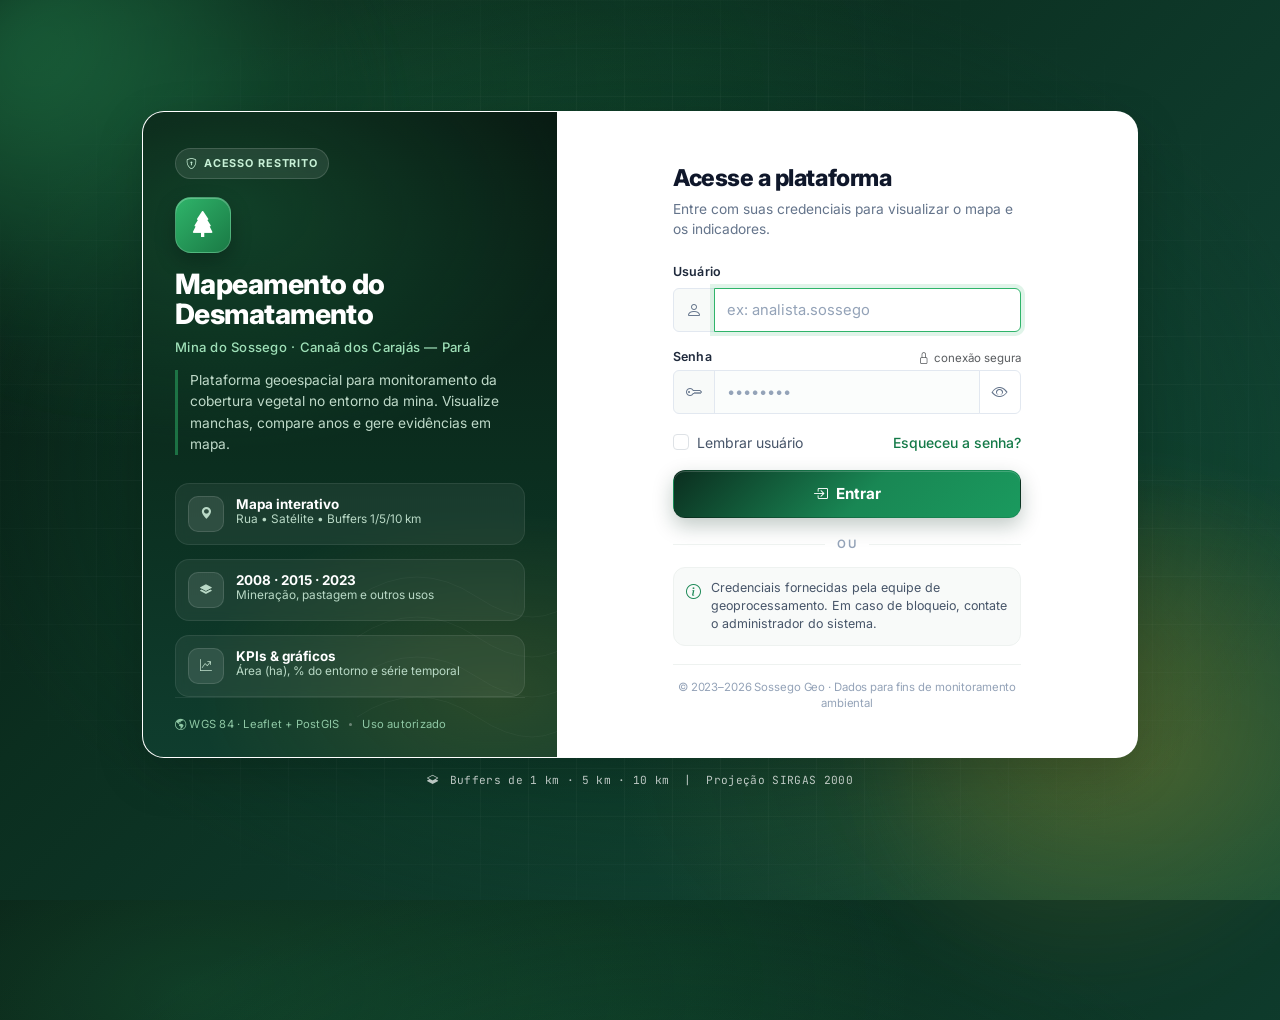
<file: web/login.html>
<!DOCTYPE html>
<html lang="pt-BR">
<head>
<meta charset="UTF-8"><meta name="viewport" content="width=device-width, initial-scale=1">
<title>Login — Sossego Desmatamento</title>
<link href="https://cdn.jsdelivr.net/npm/bootstrap@5.3.0/dist/css/bootstrap.min.css" rel="stylesheet">
<link href="https://cdn.jsdelivr.net/npm/bootstrap-icons@1.11.3/font/bootstrap-icons.css" rel="stylesheet">
<link href="https://fonts.googleapis.com/css2?family=Inter:wght@400;500;600;700;800&family=JetBrains+Mono:wght@500&display=swap" rel="stylesheet">
<link rel="stylesheet" href="estilo.css">
</head>
<body class="login-fundo">
  <!-- decor -->
  <div class="login-orb orb-1"></div>
  <div class="login-orb orb-2"></div>
  <div class="login-orb orb-3"></div>
  <div class="login-grid"></div>

  <div class="container login-wrapper">
    <div class="login-shell shadow-lg">
      <div class="row g-0 h-100">
        <!-- BRANDING -->
        <div class="col-lg-5 login-brand">
          <div class="brand-top">
            <span class="brand-badge"><i class="bi bi-shield-lock"></i> Acesso restrito</span>
            <div class="brand-logo">
              <i class="bi bi-tree-fill"></i>
            </div>
            <h1>Mapeamento do<br>Desmatamento</h1>
            <p class="brand-sub">Mina do Sossego &middot; Canaã dos Carajás &mdash; Pará</p>
            <p class="brand-desc">Plataforma geoespacial para monitoramento da cobertura vegetal no entorno da mina. Visualize manchas, compare anos e gere evidências em mapa.</p>
          </div>

          <ul class="brand-features">
            <li><span class="feat-icon"><i class="bi bi-geo-alt-fill"></i></span><div><strong>Mapa interativo</strong><span>Rua &bull; Satélite &bull; Buffers 1/5/10 km</span></div></li>
            <li><span class="feat-icon"><i class="bi bi-layers-fill"></i></span><div><strong>2008 &middot; 2015 &middot; 2023</strong><span>Mineração, pastagem e outros usos</span></div></li>
            <li><span class="feat-icon"><i class="bi bi-graph-up-arrow"></i></span><div><strong>KPIs &amp; gráficos</strong><span>Área (ha), % do entorno e série temporal</span></div></li>
          </ul>

          <div class="brand-footer">
            <span><i class="bi bi-globe-americas"></i> WGS 84 &middot; Leaflet + PostGIS</span>
            <span class="dot"></span>
            <span>Uso autorizado</span>
          </div>
        </div>

        <!-- FORM -->
        <div class="col-lg-7 login-form-panel">
          <div class="login-form-inner">
            <!-- mobile brand header -->
            <div class="d-lg-none text-center mb-4">
              <div class="mobile-logo"><i class="bi bi-tree-fill"></i></div>
              <div class="small text-uppercase fw-semibold tracking-widest text-success">Mina do Sossego</div>
              <h5 class="fw-bold mb-1">Mapeamento do Desmatamento</h5>
            </div>

            <div class="form-header">
              <h2>Acesse a plataforma</h2>
              <p>Entre com suas credenciais para visualizar o mapa e os indicadores.</p>
            </div>

            <div id="erro" class="alert alert-danger d-none align-items-center gap-2 login-alert" role="alert">
              <i class="bi bi-exclamation-triangle-fill flex-shrink-0"></i>
              <span id="erro-texto"></span>
            </div>

            <form onsubmit="event.preventDefault(); entrar();" novalidate>
              <div class="mb-3">
                <label class="form-label login-label" for="login">Usuário</label>
                <div class="input-group login-input-group">
                  <span class="input-group-text"><i class="bi bi-person"></i></span>
                  <input id="login" class="form-control" placeholder="ex: analista.sossego" autocomplete="username" autofocus>
                </div>
              </div>

              <div class="mb-2">
                <div class="d-flex justify-content-between align-items-center">
                  <label class="form-label login-label mb-1" for="senha">Senha</label>
                  <span class="small text-muted" style="font-size:.72rem"><i class="bi bi-lock me-1"></i>conexão segura</span>
                </div>
                <div class="input-group login-input-group">
                  <span class="input-group-text"><i class="bi bi-key"></i></span>
                  <input id="senha" type="password" class="form-control" placeholder="••••••••" autocomplete="current-password">
                  <button class="btn btn-outline-secondary" type="button" id="btn-eye" onclick="toggleSenha()" tabindex="-1" aria-label="Mostrar senha">
                    <i id="eye-icon" class="bi bi-eye"></i>
                  </button>
                </div>
              </div>

              <div class="d-flex justify-content-between align-items-center my-3 login-options">
                <label class="form-check mb-0">
                  <input class="form-check-input" type="checkbox" id="lembrar">
                  <span class="form-check-label small">Lembrar usuário</span>
                </label>
                <a href="#" class="small text-decoration-none link-success fw-medium" onclick="event.preventDefault(); toastInfo()">Esqueceu a senha?</a>
              </div>

              <button id="btn-entrar" class="btn btn-login w-100" type="submit">
                <span class="btn-label"><i class="bi bi-box-arrow-in-right me-2"></i>Entrar</span>
                <span class="btn-loading d-none"><span class="spinner-border spinner-border-sm me-2" role="status"></span>Entrando…</span>
              </button>

              <div class="login-divider"><span>ou</span></div>

              <div class="login-help">
                <i class="bi bi-info-circle"></i>
                <span>Credenciais fornecidas pela equipe de geoprocessamento. Em caso de bloqueio, contate o administrador do sistema.</span>
              </div>
            </form>

            <div class="login-foot">
              <span>© 2023–2026 Sossego Geo &middot; Dados para fins de monitoramento ambiental</span>
            </div>
          </div>
        </div>
      </div>
    </div>
    <div class="login-caption text-center">
      <i class="bi bi-layers-half me-1"></i> Buffers de 1 km · 5 km · 10 km &nbsp;|&nbsp; Projeção SIRGAS 2000
    </div>
  </div>

<script>
if (localStorage.getItem('token')) location.href = 'index.html';

// lembrar usuário
const saved = localStorage.getItem('login_saved');
if (saved) document.getElementById('login').value = saved;

function toggleSenha(){
  const i = document.getElementById('senha');
  const icon = document.getElementById('eye-icon');
  const isPwd = i.type === 'password';
  i.type = isPwd ? 'text' : 'password';
  icon.className = isPwd ? 'bi bi-eye-slash' : 'bi bi-eye';
}

function setLoading(v){
  const btn = document.getElementById('btn-entrar');
  btn.disabled = v;
  btn.querySelector('.btn-label').classList.toggle('d-none', v);
  btn.querySelector('.btn-loading').classList.toggle('d-none', !v);
}

function toastInfo(){
  const e = document.getElementById('erro');
  const t = document.getElementById('erro-texto');
  e.classList.remove('d-none','alert-danger');
  e.classList.add('alert-warning','d-flex');
  t.textContent = 'Solicite a redefinição ao administrador do sistema (usuário com perfil admin).';
}

async function entrar() {
  const erro = document.getElementById('erro');
  const erroTexto = document.getElementById('erro-texto');
  erro.classList.add('d-none');
  erro.classList.remove('d-flex');
  const login = document.getElementById('login').value.trim();
  const senha = document.getElementById('senha').value;
  if(!login || !senha){
    erroTexto.textContent = 'Preencha usuário e senha.';
    erro.classList.remove('d-none','alert-warning');
    erro.classList.add('alert-danger','d-flex');
    return;
  }
  setLoading(true);
  try {
    const r = await fetch('/api/login', {
      method: 'POST', headers: {'Content-Type': 'application/json'},
      body: JSON.stringify({login, senha})
    });
    const d = await r.json();
    if (!r.ok) throw new Error(d.erro || 'Falha no login');
    if (document.getElementById('lembrar').checked) localStorage.setItem('login_saved', login);
    else localStorage.removeItem('login_saved');
    localStorage.setItem('token', d.token);
    localStorage.setItem('usuario', d.login + ' (' + d.perfil + ')');
    location.href = 'index.html';
  } catch (e) {
    erroTexto.textContent = e.message;
    erro.classList.remove('d-none','alert-warning');
    erro.classList.add('alert-danger','d-flex');
    erro.classList.remove('d-none');
  } finally { setLoading(false); }
}
document.getElementById('senha').addEventListener('keydown', e => { if (e.key === 'Enter') entrar(); });
document.getElementById('login').addEventListener('keydown', e => { if (e.key === 'Enter') entrar(); });
</script>
</body>
</html>
</file>
<file: web/estilo.css>
#mapa { min-height: 75vh; border-radius: .5rem; border: 1px solid #343a40; background: #000; }
.legenda-cor { display: inline-block; width: 14px; height: 14px; border-radius: 50%; margin-right: 6px; vertical-align: middle; }
.card-valor { font-size: 1.5rem; font-weight: 700; color: #f8f9fa; }
.leaflet-container { background: #000; }
.leaflet-bar a { background: #212529 !important; color: #f8f9fa !important; border-color: #495057 !important; }
.leaflet-control-layers { background: #212529 !important; color: #f8f9fa !important; border: 1px solid #495057 !important; }
.leaflet-control-attribution { background: rgba(0,0,0,.7) !important; color: #adb5bd !important; }
.leaflet-control-attribution a { color: #9ec5fe !important; }
.leaflet-popup-content-wrapper, .leaflet-popup-tip { background: #212529; color: #f8f9fa; }
.fonte-pequena { font-size: .8rem; }
pre.sql { background: #0d1117; color: #d6e2b8; padding: .75rem; border-radius: .5rem; font-size: .75rem; }

/* ================= LOGIN PREMIUM ================= */
:root{
  --green-900:#071a12;
  --green-800:#0b2e1f;
  --green-700:#123e2b;
  --green-600:#1a5a3a;
  --green-500:#198754;
  --green-400:#2fb46a;
  --green-300:#7dd3a0;
  --gold:#c9a227;
  --ink:#0f172a;
}

*{font-family:"Inter",system-ui,-apple-system,Segoe UI,Roboto,sans-serif}

.login-fundo{
  min-height:100vh;
  background:
    radial-gradient(1200px 600px at 15% 10%, rgba(47,180,106,.22), transparent 60%),
    radial-gradient(900px 500px at 90% 85%, rgba(201,162,39,.14), transparent 60%),
    radial-gradient(1000px 700px at 50% 50%, rgba(12,60,38,.9), transparent 70%),
    linear-gradient(135deg, #06130e 0%, #0b2e1f 35%, #0f3d2e 70%, #124d37 100%);
  position:relative;
  overflow-x:hidden;
  display:flex;
  align-items:center;
  justify-content:center;
  padding: 28px 16px;
}

/* subtle grid */
.login-grid{
  position:absolute; inset:0;
  background-image:
    linear-gradient(rgba(255,255,255,.03) 1px, transparent 1px),
    linear-gradient(90deg, rgba(255,255,255,.03) 1px, transparent 1px);
  background-size: 48px 48px;
  mask-image: radial-gradient(ellipse at center, black 55%, transparent 85%);
  pointer-events:none;
}

/* orbs */
.login-orb{
  position:absolute; border-radius:50%; filter: blur(40px); pointer-events:none; opacity:.55;
}
.login-orb.orb-1{ width:420px; height:420px; left:-90px; top:-80px; background: radial-gradient(circle at 30% 30%, #2fb46a, #0b2e1f 70%); opacity:.35}
.login-orb.orb-2{ width:520px; height:520px; right:-120px; bottom:-120px; background: radial-gradient(circle at 40% 40%, rgba(201,162,39,.45), transparent 65%); opacity:.5}
.login-orb.orb-3{ width:300px; height:300px; left:48%; top:18%; background: radial-gradient(circle, rgba(125,211,160,.18), transparent 70%);}

.login-wrapper{
  width:100%;
  max-width: 1020px;
  position:relative;
  z-index:2;
}

.login-shell{
  background: #ffffff;
  border-radius: 22px;
  overflow:hidden;
  border: 1px solid rgba(255,255,255,.12);
  box-shadow: 0 24px 64px rgba(0,0,0,.45), 0 8px 20px rgba(0,0,0,.25);
  min-height: 560px;
  animation: rise .55s ease-out;
}
@keyframes rise{ from{opacity:0; transform: translateY(14px)} to{opacity:1; transform:none} }

/* BRAND SIDE */
.login-brand{
  background:
    radial-gradient(600px 400px at 20% 15%, rgba(47,180,106,.22), transparent 60%),
    radial-gradient(500px 300px at 85% 90%, rgba(201,162,39,.15), transparent 60%),
    linear-gradient(180deg, #081a12 0%, #0b2e1f 55%, #0f3d2e 100%);
  color:#e8f5ee;
  padding: 36px 32px 24px;
  display:flex;
  flex-direction:column;
  position:relative;
  overflow:hidden;
}
.login-brand::after{
  content:"";
  position:absolute; inset:auto -40px -40px auto;
  width:260px; height:260px;
  background: url("data:image/svg+xml,%3Csvg width='260' height='260' viewBox='0 0 260 260' xmlns='http://www.w3.org/2000/svg'%3E%3Cg fill='none' stroke='rgba(255,255,255,.06)' stroke-width='1'%3E%3Cpath d='M20 60 Q 80 20 140 60 T 240 60'/%3E%3Cpath d='M20 100 Q 80 60 140 100 T 240 100'/%3E%3Cpath d='M20 140 Q 80 100 140 140 T 240 140'/%3E%3Cpath d='M20 180 Q 80 140 140 180 T 240 180'/%3E%3C/g%3E%3C/svg%3E");
  opacity:.7; pointer-events:none;
}

.brand-badge{
  display:inline-flex; align-items:center; gap:6px;
  font-size:.68rem; font-weight:700; letter-spacing:.08em; text-transform:uppercase;
  background: rgba(255,255,255,.09);
  border:1px solid rgba(255,255,255,.14);
  color:#c7f0d6;
  padding:6px 10px; border-radius:999px;
  backdrop-filter: blur(6px);
}

.brand-logo{
  width:56px; height:56px; border-radius:16px;
  display:grid; place-items:center;
  background: linear-gradient(135deg, #2fb46a, #1a7a45);
  color:white; font-size:26px;
  box-shadow: 0 8px 20px rgba(0,0,0,.25), inset 0 1px 0 rgba(255,255,255,.25);
  margin:18px 0 16px;
  border:1px solid rgba(255,255,255,.18);
}

.login-brand h1{
  font-size:1.75rem; font-weight:800; line-height:1.1; letter-spacing:-.02em;
  margin:0; color:#ffffff;
}
.brand-sub{
  font-size:.82rem; color:#9fe0b8; font-weight:500; margin:8px 0 12px;
  letter-spacing:.02em;
}
.brand-desc{
  font-size:.86rem; line-height:1.55; color:#cfe9d8; opacity:.92; margin:0;
  border-left: 3px solid rgba(47,180,106,.55);
  padding-left:12px;
}

.brand-features{
  list-style:none; padding:0; margin:28px 0 0; display:flex; flex-direction:column; gap:14px;
}
.brand-features li{
  display:flex; gap:12px; align-items:flex-start;
  background: rgba(255,255,255,.06);
  border:1px solid rgba(255,255,255,.08);
  border-radius:14px; padding:12px 12px;
  backdrop-filter: blur(6px);
}
.feat-icon{
  width:36px; height:36px; border-radius:10px; display:grid; place-items:center;
  background: rgba(255,255,255,.09); border:1px solid rgba(255,255,255,.12);
  color:#7dd3a0; font-size:15px; flex-shrink:0;
}
.brand-features li div{ display:flex; flex-direction:column; line-height:1.2}
.brand-features li strong{ font-size:.84rem; color:#fff; font-weight:700}
.brand-features li span{ font-size:.74rem; color:#b9d9c6}

.brand-footer{
  margin-top:auto; padding-top:18px;
  display:flex; align-items:center; gap:10px; flex-wrap:wrap;
  font-size:.7rem; color:#8ec7a4; letter-spacing:.02em;
  border-top:1px solid rgba(255,255,255,.08);
}
.brand-footer .dot{ width:3px; height:3px; border-radius:50%; background: rgba(255,255,255,.35)}

/* FORM SIDE */
.login-form-panel{
  background:#ffffff;
  display:flex; align-items:center;
}
.login-form-inner{
  width:100%; max-width: 420px; margin:0 auto;
  padding: 36px 36px 28px;
}
.mobile-logo{
  width:52px; height:52px; border-radius:14px; display:inline-grid; place-items:center;
  background: linear-gradient(135deg, #0b2e1f, #198754); color:white; font-size:22px; margin-bottom:10px;
}
.tracking-widest{ letter-spacing:.14em; font-size:.68rem }

.form-header h2{
  font-size:1.45rem; font-weight:800; letter-spacing:-.02em; color:#0f172a; margin:0;
}
.form-header p{ font-size:.86rem; color:#64748b; margin:6px 0 18px; line-height:1.5}

.login-alert{ font-size:.84rem; border-radius:12px; padding:10px 12px; line-height:1.4}
.login-alert i{ font-size:1rem}

.login-label{ font-size:.78rem; font-weight:600; color:#1e293b; margin-bottom:6px; letter-spacing:.01em}

.login-input-group .input-group-text{
  background:#f8faf9; border-color:#e2e8f0; color:#64748b; font-size:1rem; min-width:42px; justify-content:center;
}
.login-input-group .form-control{
  border-color:#e2e8f0; background:#fbfdfc; font-size:.92rem; padding:.62rem .75rem;
  box-shadow:none;
}
.login-input-group .form-control:focus{
  background:#fff; border-color:#2fb46a; box-shadow: 0 0 0 4px rgba(47,180,106,.15);
}
.login-input-group .form-control::placeholder{ color:#94a3b8}
.login-input-group .btn{
  border-color:#e2e8f0; background:#fff; color:#64748b;
}
.login-input-group .btn:hover{ background:#f1f5f9; color:#0b2e1f; border-color:#cbd5e1}

.login-options .form-check-label{ color:#475569}
.login-options .form-check-input:checked{ background-color:#198754; border-color:#198754}
.link-success{ color:#147a48 !important}
.link-success:hover{ color:#0b5a33 !important}

.btn-login{
  background: linear-gradient(135deg, #0b2e1f 0%, #198754 55%, #1a9a5e 100%);
  color:white; font-weight:700; font-size:.95rem; letter-spacing:.01em;
  padding:.72rem 1rem; border-radius:12px; border:1px solid rgba(0,0,0,.08);
  box-shadow: 0 8px 20px rgba(11,46,31,.25), inset 0 1px 0 rgba(255,255,255,.18);
  transition: transform .08s ease, box-shadow .15s ease, filter .15s ease;
}
.btn-login:hover{ filter:brightness(1.06); box-shadow: 0 10px 26px rgba(11,46,31,.32); color:white; transform: translateY(-1px)}
.btn-login:active{ transform: translateY(0); filter:brightness(.98)}
.btn-login:disabled{ opacity:.72; transform:none; cursor:progress}

.login-divider{
  display:flex; align-items:center; gap:12px; margin:18px 0 14px; color:#94a3b8; font-size:.72rem; text-transform:uppercase; letter-spacing:.1em; font-weight:600;
}
.login-divider::before, .login-divider::after{ content:""; flex:1; height:1px; background:#eef2f0}

.login-help{
  display:flex; gap:10px; align-items:flex-start;
  background:#f8faf9; border:1px solid #eef2f0; border-radius:12px; padding:11px 12px;
  font-size:.78rem; line-height:1.45; color:#475569;
}
.login-help i{ color:#198754; margin-top:2px; font-size:.95rem; flex-shrink:0}

.login-foot{
  margin-top:18px; padding-top:14px; border-top:1px solid #eef2f0;
  font-size:.71rem; color:#94a3b8; text-align:center; line-height:1.4;
  font-family:"JetBrains Mono", monospace; letter-spacing:-.01em;
}

.login-caption{
  margin-top:14px; font-size:.7rem; color:rgba(255,255,255,.72); letter-spacing:.03em;
  font-family:"JetBrains Mono", monospace;
}

/* legacy compat */
.login-card{ width: 380px; max-width: 92vw; border: 0; border-radius: 1rem; }

/* responsive */
@media (max-width: 991.98px){
  .login-brand{ padding: 28px 22px 20px}
  .login-brand h1{ font-size:1.5rem}
  .brand-features{ margin-top:18px}
  .login-form-inner{ padding: 24px 20px 22px}
  .login-shell{ min-height:auto}
}
@media (max-width: 575.98px){
  .login-fundo{ padding:16px 12px}
  .login-orb.orb-1,.login-orb.orb-2{ opacity:.25}
}
</file>
